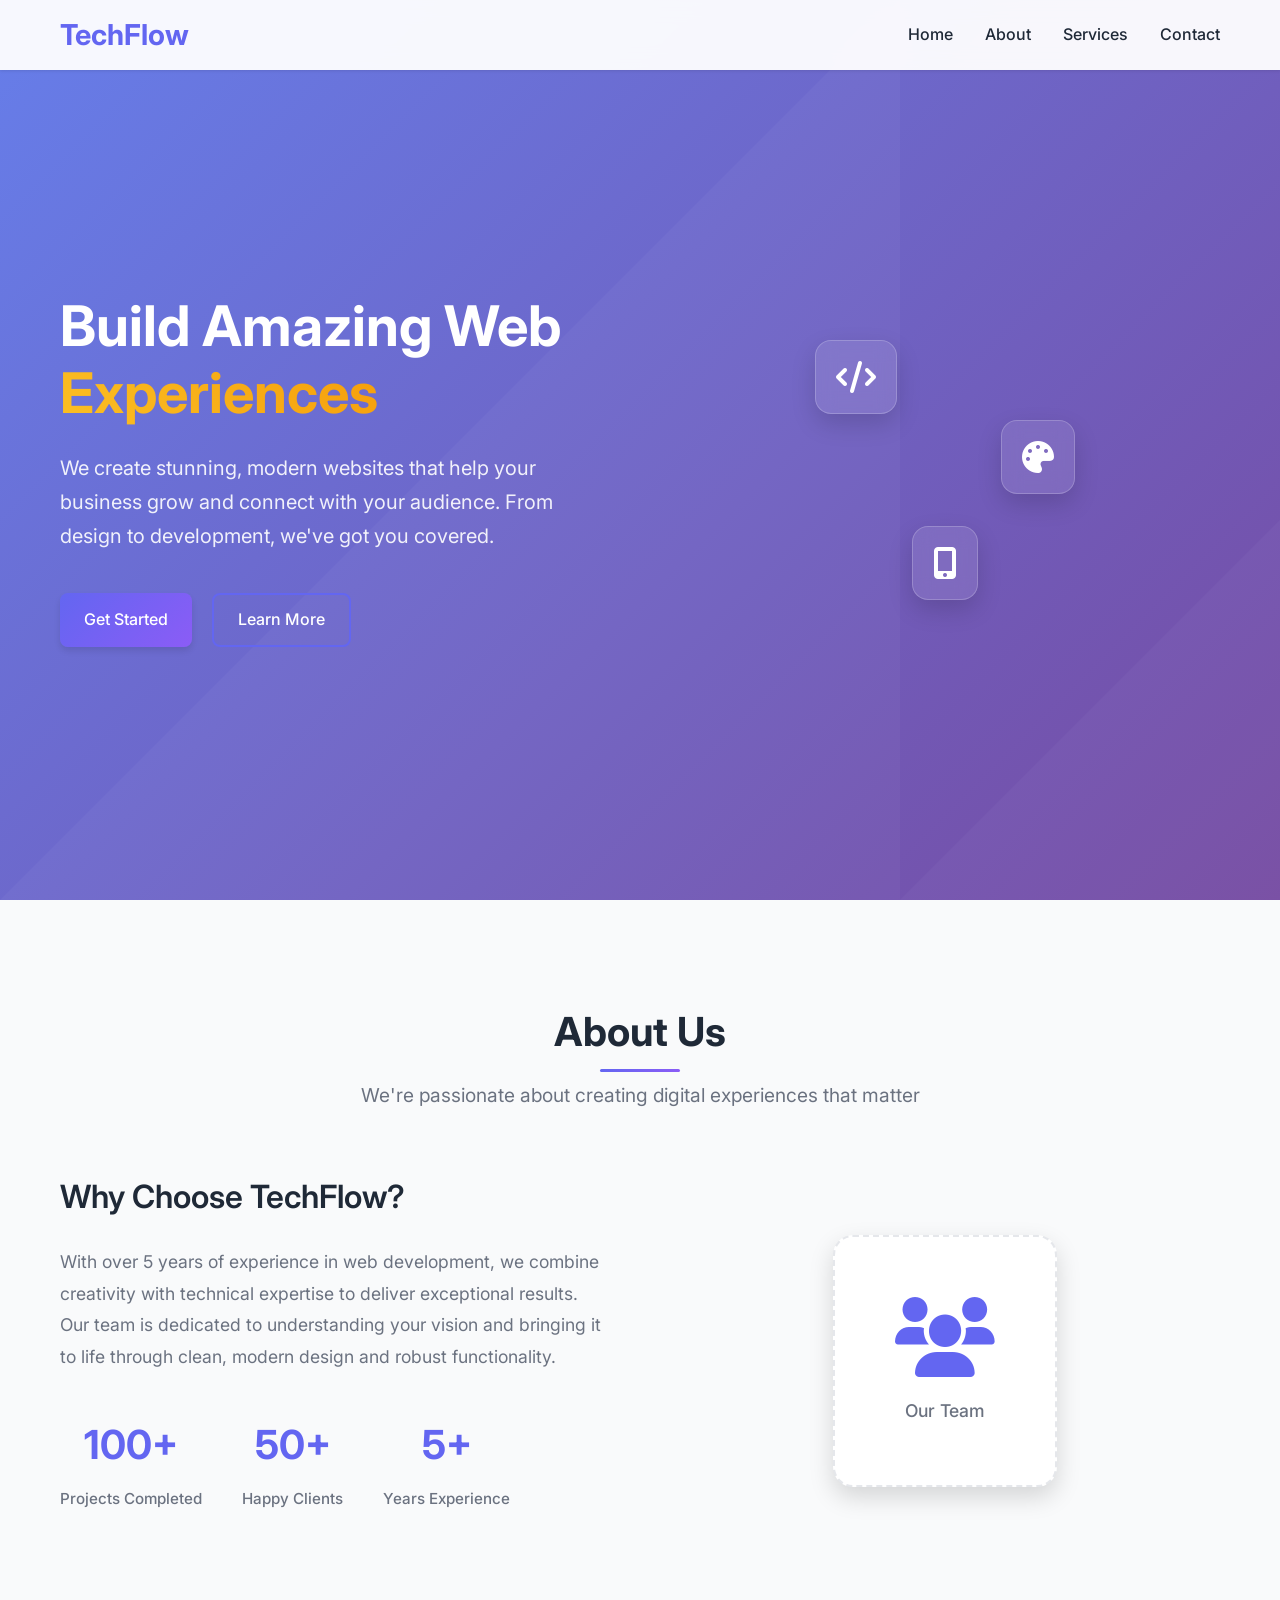
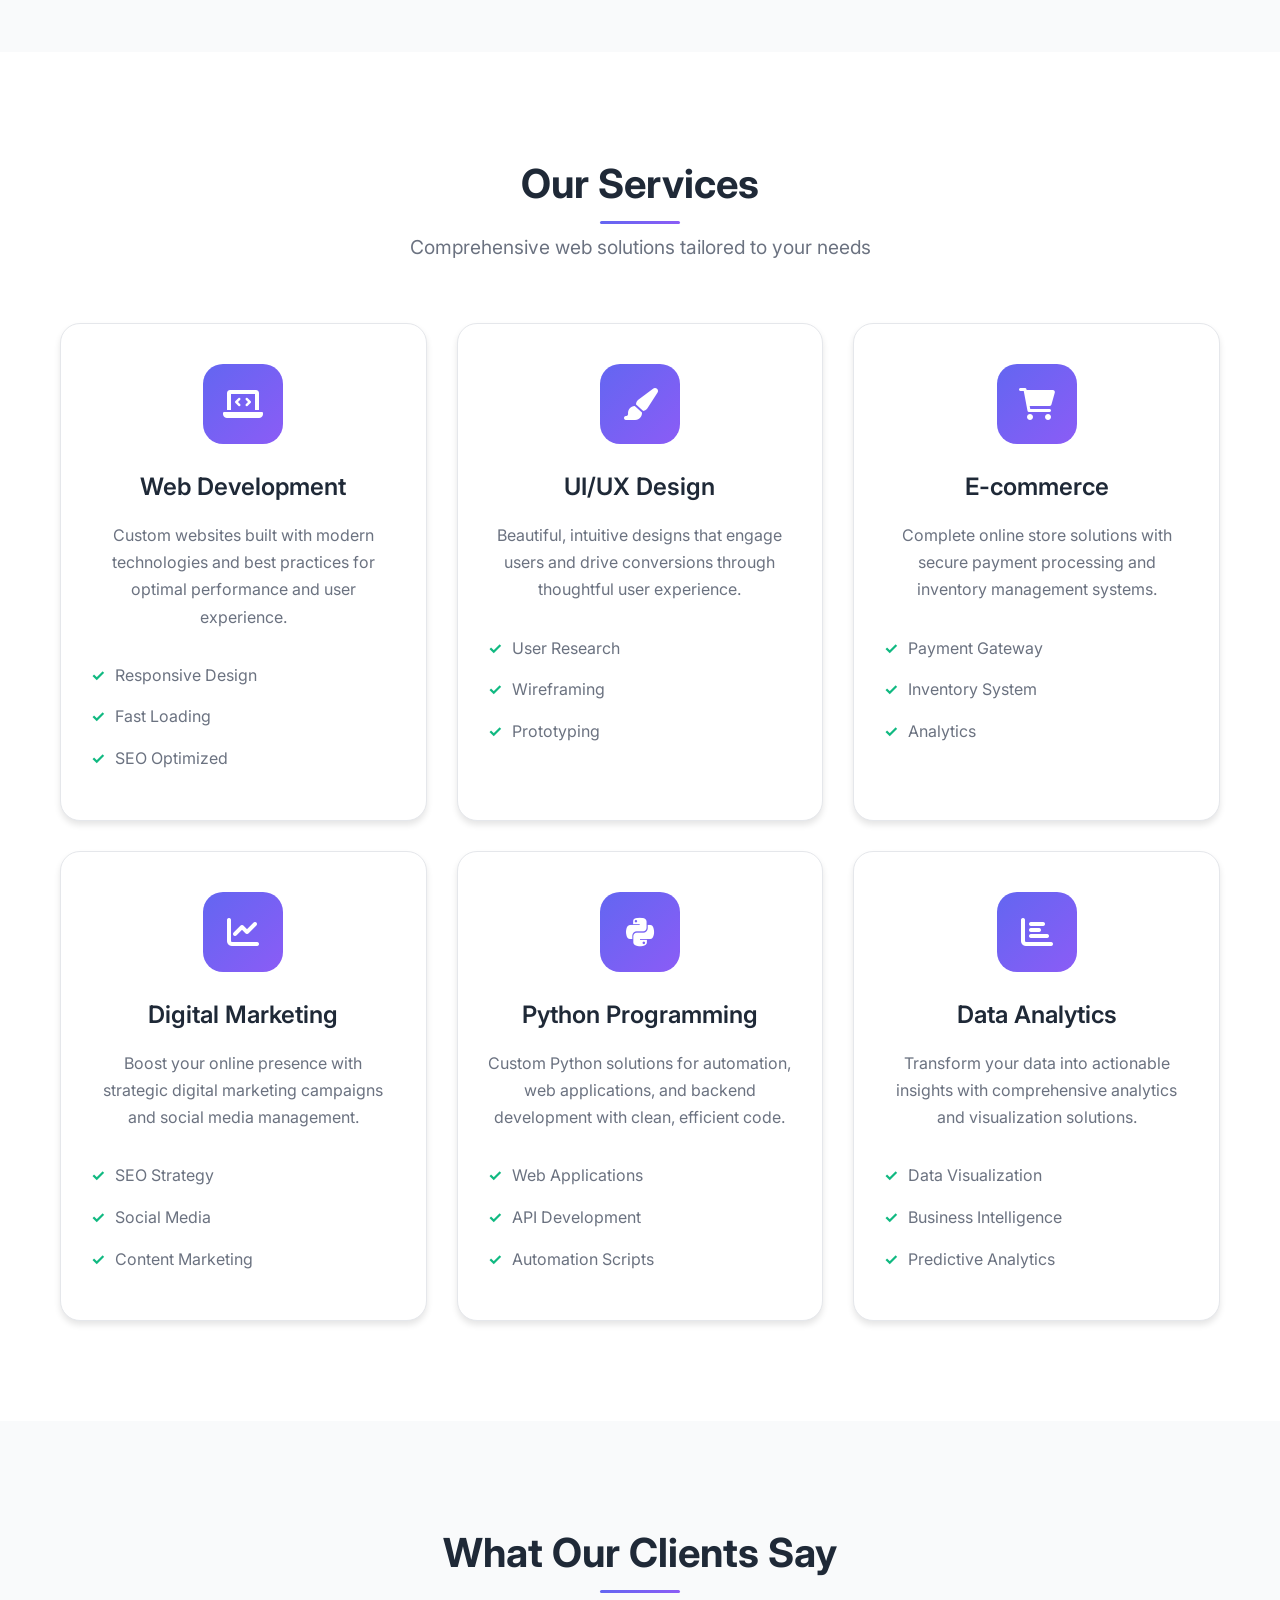
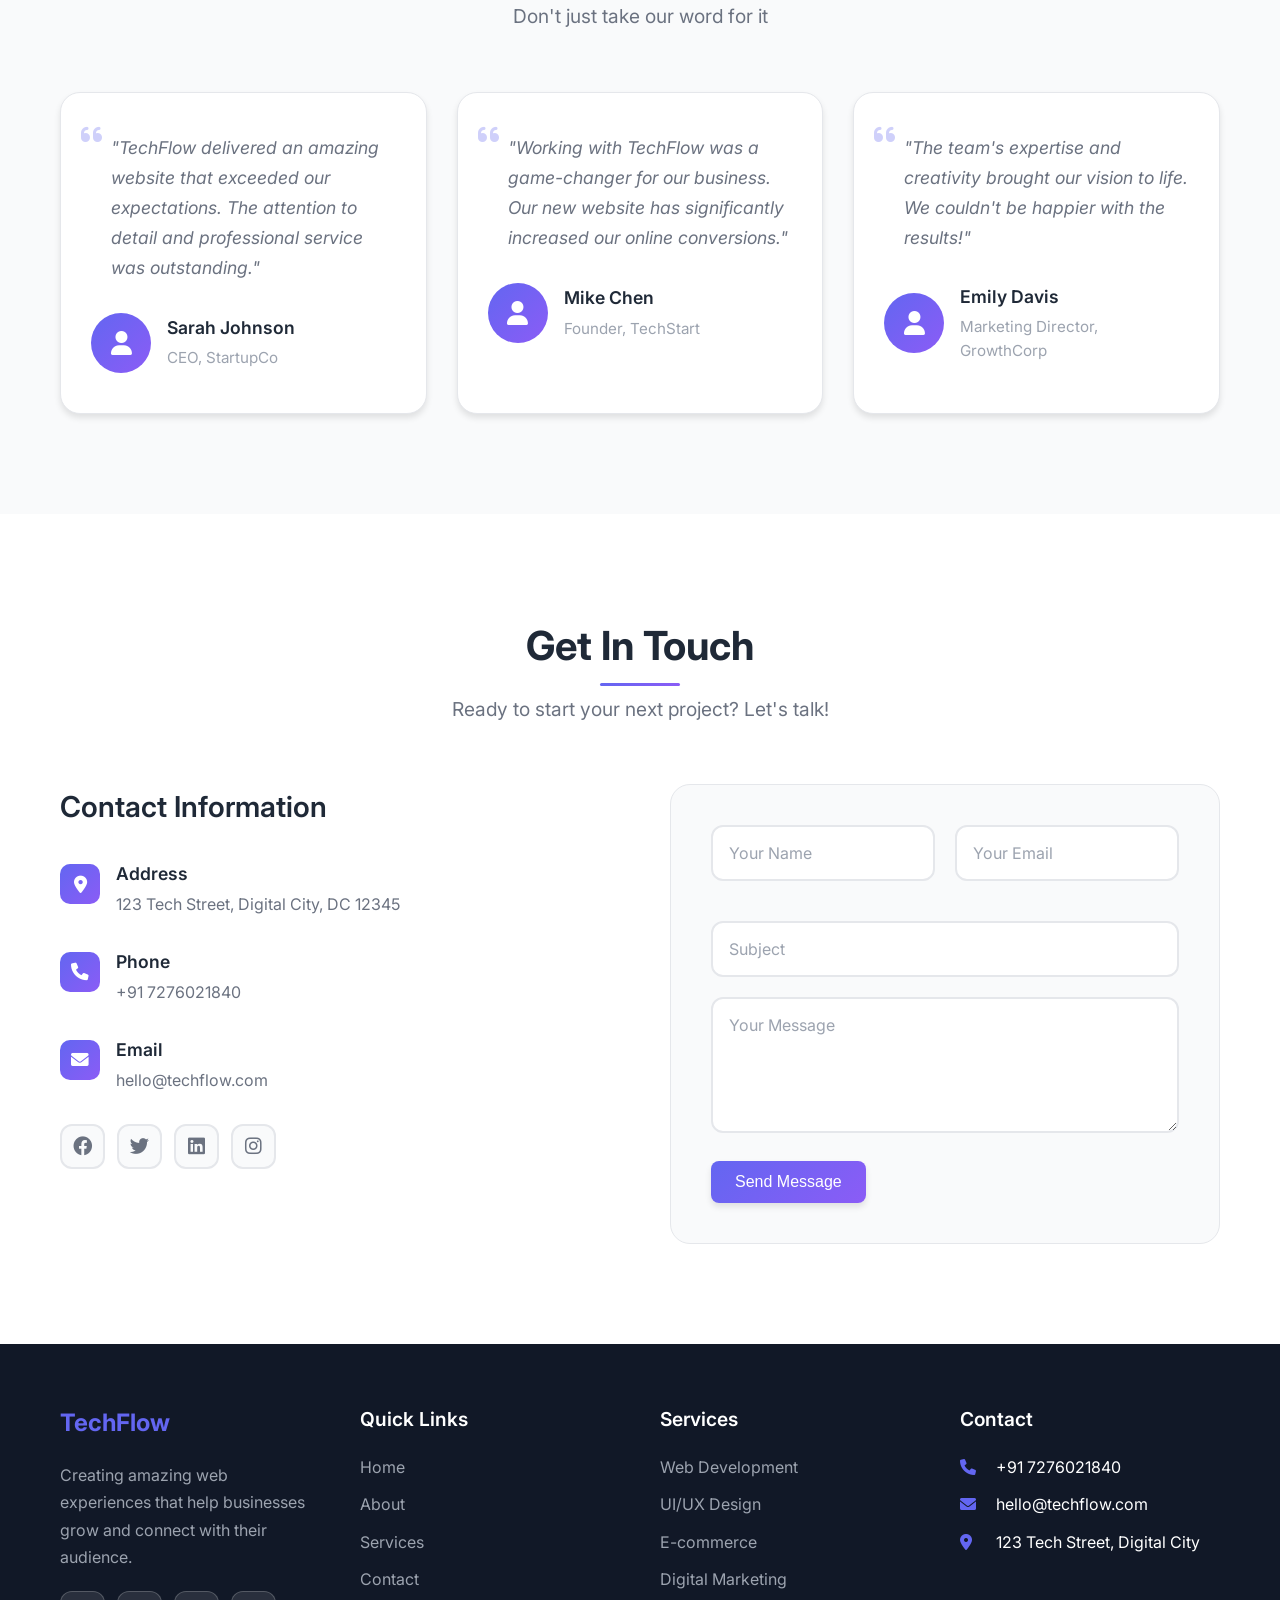
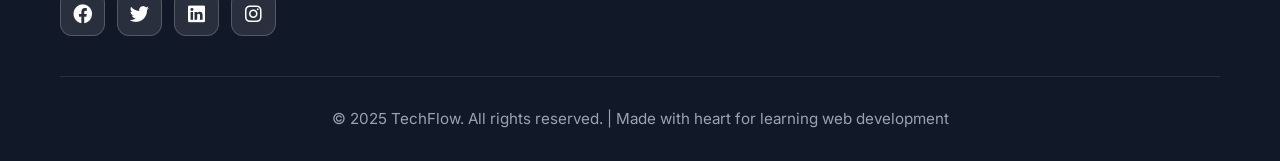
<file: Landing page/index.html>
<!DOCTYPE html>
<html lang="en">
  <head>
    <meta charset="UTF-8" />
    <meta name="viewport" content="width=device-width, initial-scale=1.0" />
    <title>TechFlow - Modern Web Solutions</title>
    <link rel="stylesheet" href="style.css" />
    <link
      href="https://fonts.googleapis.com/css2?family=Inter:wght@300;400;500;600;700&display=swap"
      rel="stylesheet"
    />
    <link
      rel="stylesheet"
      href="https://cdnjs.cloudflare.com/ajax/libs/font-awesome/6.0.0/css/all.min.css"
    />
  </head>
  <body>
    <!-- Header Section -->
    <header class="header">
      <nav class="navbar">
        <div class="nav-container">
          <div class="nav-logo">
            <h2>TechFlow</h2>
          </div>
          <ul class="nav-menu">
            <li class="nav-item">
              <a href="#home" class="nav-link">Home</a>
            </li>
            <li class="nav-item">
              <a href="#about" class="nav-link">About</a>
            </li>
            <li class="nav-item">
              <a href="#services" class="nav-link">Services</a>
            </li>
            <li class="nav-item">
              <a href="#contact" class="nav-link">Contact</a>
            </li>
          </ul>
          <div class="nav-toggle">
            <span class="bar"></span>
            <span class="bar"></span>
            <span class="bar"></span>
          </div>
        </div>
      </nav>
    </header>

    <!-- Hero Section -->
    <section id="home" class="hero">
      <div class="hero-container">
        <div class="hero-content">
          <h1 class="hero-title">
            Build Amazing Web
            <span class="highlight">Experiences</span>
          </h1>
          <p class="hero-description">
            We create stunning, modern websites that help your business grow and
            connect with your audience. From design to development, we've got
            you covered.
          </p>
          <div class="hero-buttons">
            <a href="#services" class="btn btn-primary">Get Started</a>
            <a href="#about" class="btn btn-secondary">Learn More</a>
          </div>
        </div>
        <div class="hero-image">
          <div class="hero-graphic">
            <div class="floating-card card-1">
              <i class="fas fa-code"></i>
            </div>
            <div class="floating-card card-2">
              <i class="fas fa-palette"></i>
            </div>
            <div class="floating-card card-3">
              <i class="fas fa-mobile-alt"></i>
            </div>
          </div>
        </div>
      </div>
    </section>

    <!-- About Section -->
    <section id="about" class="about">
      <div class="container">
        <div class="section-header">
          <h2 class="section-title">About Us</h2>
          <p class="section-subtitle">
            We're passionate about creating digital experiences that matter
          </p>
        </div>
        <div class="about-content">
          <div class="about-text">
            <h3>Why Choose TechFlow?</h3>
            <p>
              With over 5 years of experience in web development, we combine
              creativity with technical expertise to deliver exceptional
              results. Our team is dedicated to understanding your vision and
              bringing it to life through clean, modern design and robust
              functionality.
            </p>
            <div class="stats">
              <div class="stat">
                <h4>100+</h4>
                <p>Projects Completed</p>
              </div>
              <div class="stat">
                <h4>50+</h4>
                <p>Happy Clients</p>
              </div>
              <div class="stat">
                <h4>5+</h4>
                <p>Years Experience</p>
              </div>
            </div>
          </div>
          <div class="about-image">
            <div class="image-placeholder">
              <i class="fas fa-users fa-5x"></i>
              <p>Our Team</p>
            </div>
          </div>
        </div>
      </div>
    </section>

    <!-- Services Section -->
    <section id="services" class="services">
      <div class="container">
        <div class="section-header">
          <h2 class="section-title">Our Services</h2>
          <p class="section-subtitle">
            Comprehensive web solutions tailored to your needs
          </p>
        </div>
        <div class="services-grid">
          <div class="service-card">
            <div class="service-icon">
              <i class="fas fa-laptop-code"></i>
            </div>
            <h3>Web Development</h3>
            <p>
              Custom websites built with modern technologies and best practices
              for optimal performance and user experience.
            </p>
            <ul>
              <li>Responsive Design</li>
              <li>Fast Loading</li>
              <li>SEO Optimized</li>
            </ul>
          </div>
          <div class="service-card">
            <div class="service-icon">
              <i class="fas fa-paint-brush"></i>
            </div>
            <h3>UI/UX Design</h3>
            <p>
              Beautiful, intuitive designs that engage users and drive
              conversions through thoughtful user experience.
            </p>
            <ul>
              <li>User Research</li>
              <li>Wireframing</li>
              <li>Prototyping</li>
            </ul>
          </div>
          <div class="service-card">
            <div class="service-icon">
              <i class="fas fa-shopping-cart"></i>
            </div>
            <h3>E-commerce</h3>
            <p>
              Complete online store solutions with secure payment processing and
              inventory management systems.
            </p>
            <ul>
              <li>Payment Gateway</li>
              <li>Inventory System</li>
              <li>Analytics</li>
            </ul>
          </div>
          <div class="service-card">
            <div class="service-icon">
              <i class="fas fa-chart-line"></i>
            </div>
            <h3>Digital Marketing</h3>
            <p>
              Boost your online presence with strategic digital marketing
              campaigns and social media management.
            </p>
            <ul>
              <li>SEO Strategy</li>
              <li>Social Media</li>
              <li>Content Marketing</li>
            </ul>
          </div>
          <div class="service-card">
            <div class="service-icon">
              <i class="fab fa-python"></i>
            </div>
            <h3>Python Programming</h3>
            <p>
              Custom Python solutions for automation, web applications, and
              backend development with clean, efficient code.
            </p>
            <ul>
              <li>Web Applications</li>
              <li>API Development</li>
              <li>Automation Scripts</li>
            </ul>
          </div>
          <div class="service-card">
            <div class="service-icon">
              <i class="fas fa-chart-bar"></i>
            </div>
            <h3>Data Analytics</h3>
            <p>
              Transform your data into actionable insights with comprehensive
              analytics and visualization solutions.
            </p>
            <ul>
              <li>Data Visualization</li>
              <li>Business Intelligence</li>
              <li>Predictive Analytics</li>
            </ul>
          </div>
        </div>
      </div>
    </section>

    <!-- Testimonials Section -->
    <section class="testimonials">
      <div class="container">
        <div class="section-header">
          <h2 class="section-title">What Our Clients Say</h2>
          <p class="section-subtitle">Don't just take our word for it</p>
        </div>
        <div class="testimonials-grid">
          <div class="testimonial-card">
            <div class="testimonial-content">
              <i class="fas fa-quote-left quote-icon"></i>
              <p>
                "TechFlow delivered an amazing website that exceeded our
                expectations. The attention to detail and professional service
                was outstanding."
              </p>
            </div>
            <div class="testimonial-author">
              <div class="author-avatar">
                <i class="fas fa-user"></i>
              </div>
              <div class="author-info">
                <h4>Sarah Johnson</h4>
                <p>CEO, StartupCo</p>
              </div>
            </div>
          </div>
          <div class="testimonial-card">
            <div class="testimonial-content">
              <i class="fas fa-quote-left quote-icon"></i>
              <p>
                "Working with TechFlow was a game-changer for our business. Our
                new website has significantly increased our online conversions."
              </p>
            </div>
            <div class="testimonial-author">
              <div class="author-avatar">
                <i class="fas fa-user"></i>
              </div>
              <div class="author-info">
                <h4>Mike Chen</h4>
                <p>Founder, TechStart</p>
              </div>
            </div>
          </div>
          <div class="testimonial-card">
            <div class="testimonial-content">
              <i class="fas fa-quote-left quote-icon"></i>
              <p>
                "The team's expertise and creativity brought our vision to life.
                We couldn't be happier with the results!"
              </p>
            </div>
            <div class="testimonial-author">
              <div class="author-avatar">
                <i class="fas fa-user"></i>
              </div>
              <div class="author-info">
                <h4>Emily Davis</h4>
                <p>Marketing Director, GrowthCorp</p>
              </div>
            </div>
          </div>
        </div>
      </div>
    </section>

    <!-- Contact Section -->
    <section id="contact" class="contact">
      <div class="container">
        <div class="section-header">
          <h2 class="section-title">Get In Touch</h2>
          <p class="section-subtitle">
            Ready to start your next project? Let's talk!
          </p>
        </div>
        <div class="contact-content">
          <div class="contact-info">
            <h3>Contact Information</h3>
            <div class="contact-item">
              <i class="fas fa-map-marker-alt"></i>
              <div>
                <h4>Address</h4>
                <p>123 Tech Street, Digital City, DC 12345</p>
              </div>
            </div>
            <div class="contact-item">
              <i class="fas fa-phone"></i>
              <div>
                <h4>Phone</h4>
                <p>+91 7276021840</p>
              </div>
            </div>
            <div class="contact-item">
              <i class="fas fa-envelope"></i>
              <div>
                <h4>Email</h4>
                <p>hello@techflow.com</p>
              </div>
            </div>
            <div class="social-links">
              <a href="#" class="social-link"
                ><i class="fab fa-facebook"></i
              ></a>
              <a href="#" class="social-link"><i class="fab fa-twitter"></i></a>
              <a href="#" class="social-link"
                ><i class="fab fa-linkedin"></i
              ></a>
              <a href="#" class="social-link"
                ><i class="fab fa-instagram"></i
              ></a>
            </div>
          </div>
          <div class="contact-form">
            <form>
              <div class="form-row">
                <div class="form-group">
                  <input
                    type="text"
                    id="name"
                    name="name"
                    placeholder="Your Name"
                    required
                  />
                </div>
                <div class="form-group">
                  <input
                    type="email"
                    id="email"
                    name="email"
                    placeholder="Your Email"
                    required
                  />
                </div>
              </div>
              <div class="form-group">
                <input
                  type="text"
                  id="subject"
                  name="subject"
                  placeholder="Subject"
                  required
                />
              </div>
              <div class="form-group">
                <textarea
                  id="message"
                  name="message"
                  placeholder="Your Message"
                  rows="5"
                  required
                ></textarea>
              </div>
              <button type="submit" class="btn btn-primary">
                Send Message
              </button>
            </form>
          </div>
        </div>
      </div>
    </section>

    <!-- Footer -->
    <footer class="footer">
      <div class="container">
        <div class="footer-content">
          <div class="footer-section">
            <h3>TechFlow</h3>
            <p>
              Creating amazing web experiences that help businesses grow and
              connect with their audience.
            </p>
            <div class="footer-social">
              <a href="#" class="social-link"
                ><i class="fab fa-facebook"></i
              ></a>
              <a href="#" class="social-link"><i class="fab fa-twitter"></i></a>
              <a href="#" class="social-link"
                ><i class="fab fa-linkedin"></i
              ></a>
              <a href="#" class="social-link"
                ><i class="fab fa-instagram"></i
              ></a>
            </div>
          </div>
          <div class="footer-section">
            <h4>Quick Links</h4>
            <ul>
              <li><a href="#home">Home</a></li>
              <li><a href="#about">About</a></li>
              <li><a href="#services">Services</a></li>
              <li><a href="#contact">Contact</a></li>
            </ul>
          </div>
          <div class="footer-section">
            <h4>Services</h4>
            <ul>
              <li><a href="#">Web Development</a></li>
              <li><a href="#">UI/UX Design</a></li>
              <li><a href="#">E-commerce</a></li>
              <li><a href="#">Digital Marketing</a></li>
            </ul>
          </div>
          <div class="footer-section">
            <h4>Contact</h4>
            <ul>
              <li><i class="fas fa-phone"></i> +91 7276021840</li>
              <li><i class="fas fa-envelope"></i> hello@techflow.com</li>
              <li>
                <i class="fas fa-map-marker-alt"></i> 123 Tech Street, Digital
                City
              </li>
            </ul>
          </div>
        </div>
        <div class="footer-bottom">
          <p>
            &copy; 2025 TechFlow. All rights reserved. | Made with heart for
            learning web development
          </p>
        </div>
      </div>
    </footer>

    <!-- JavaScript -->
    <script src="script.js"></script>
  </body>
</html>
</file>
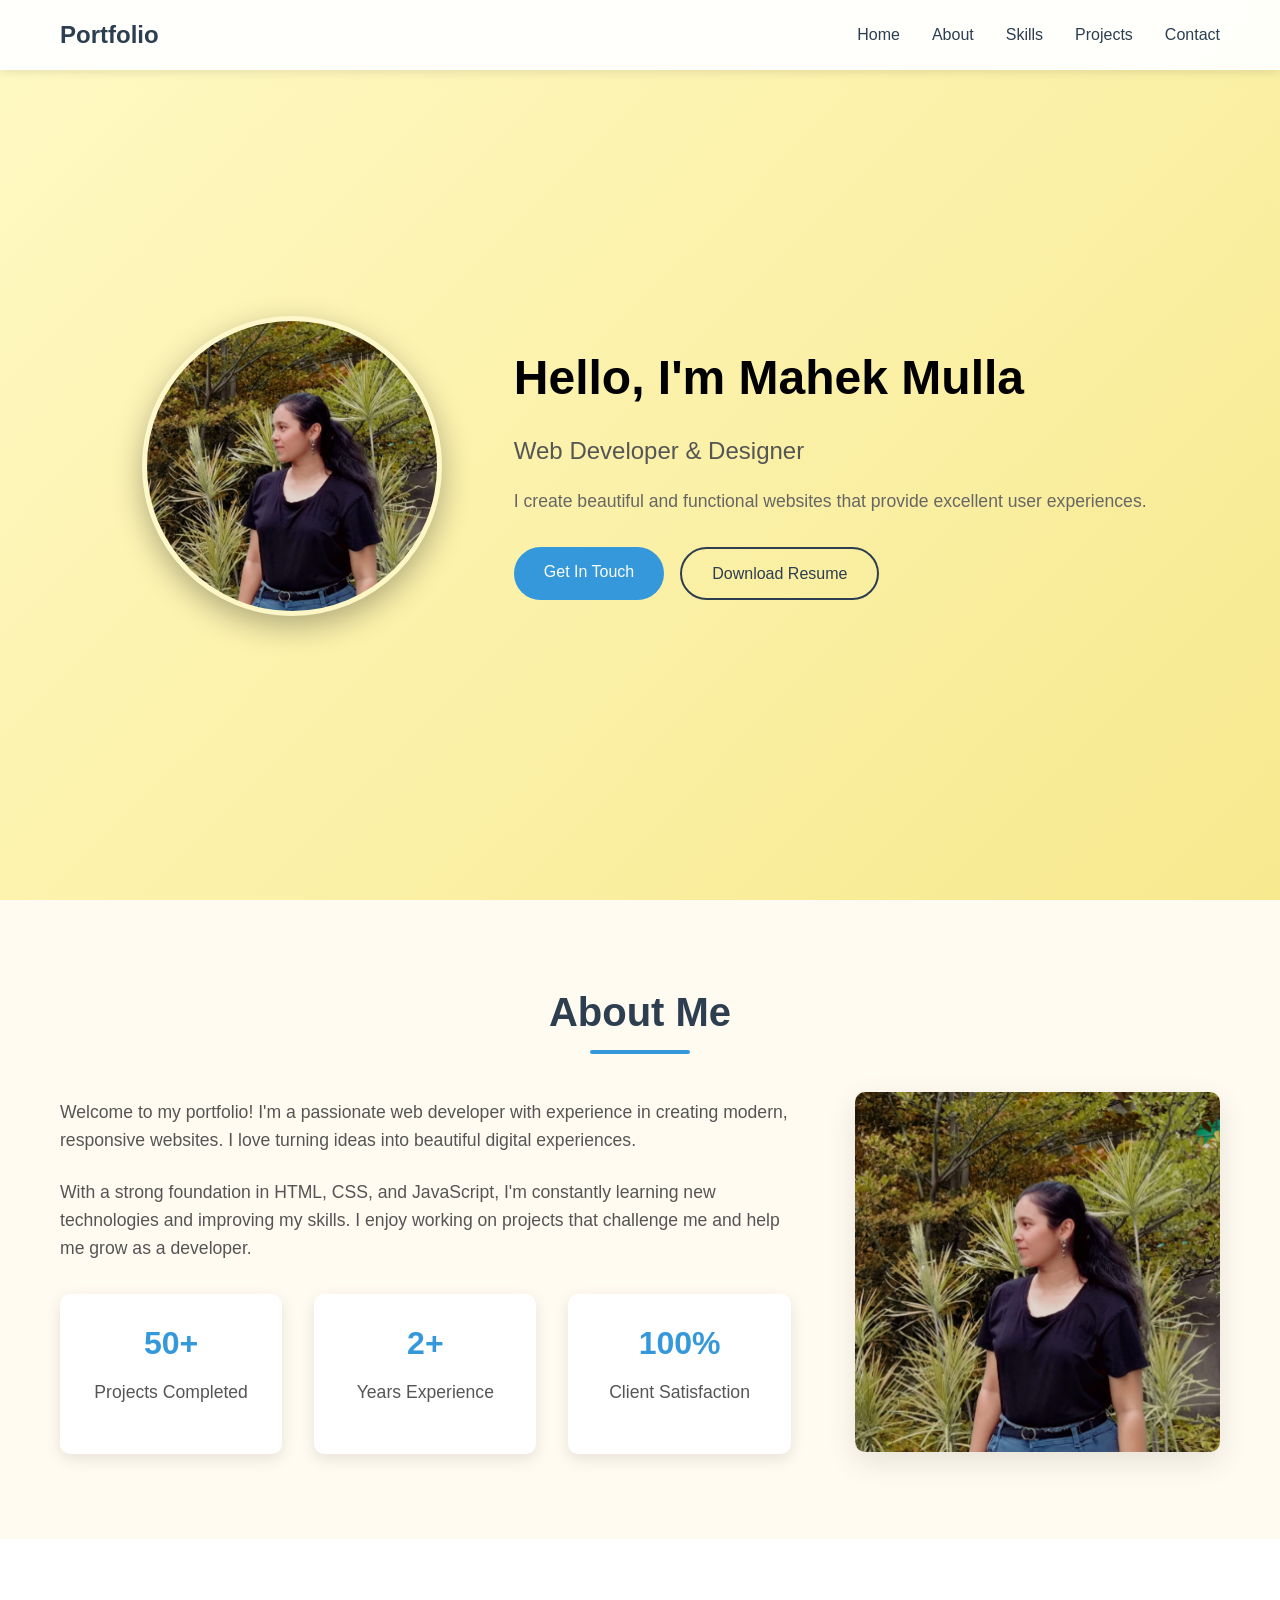
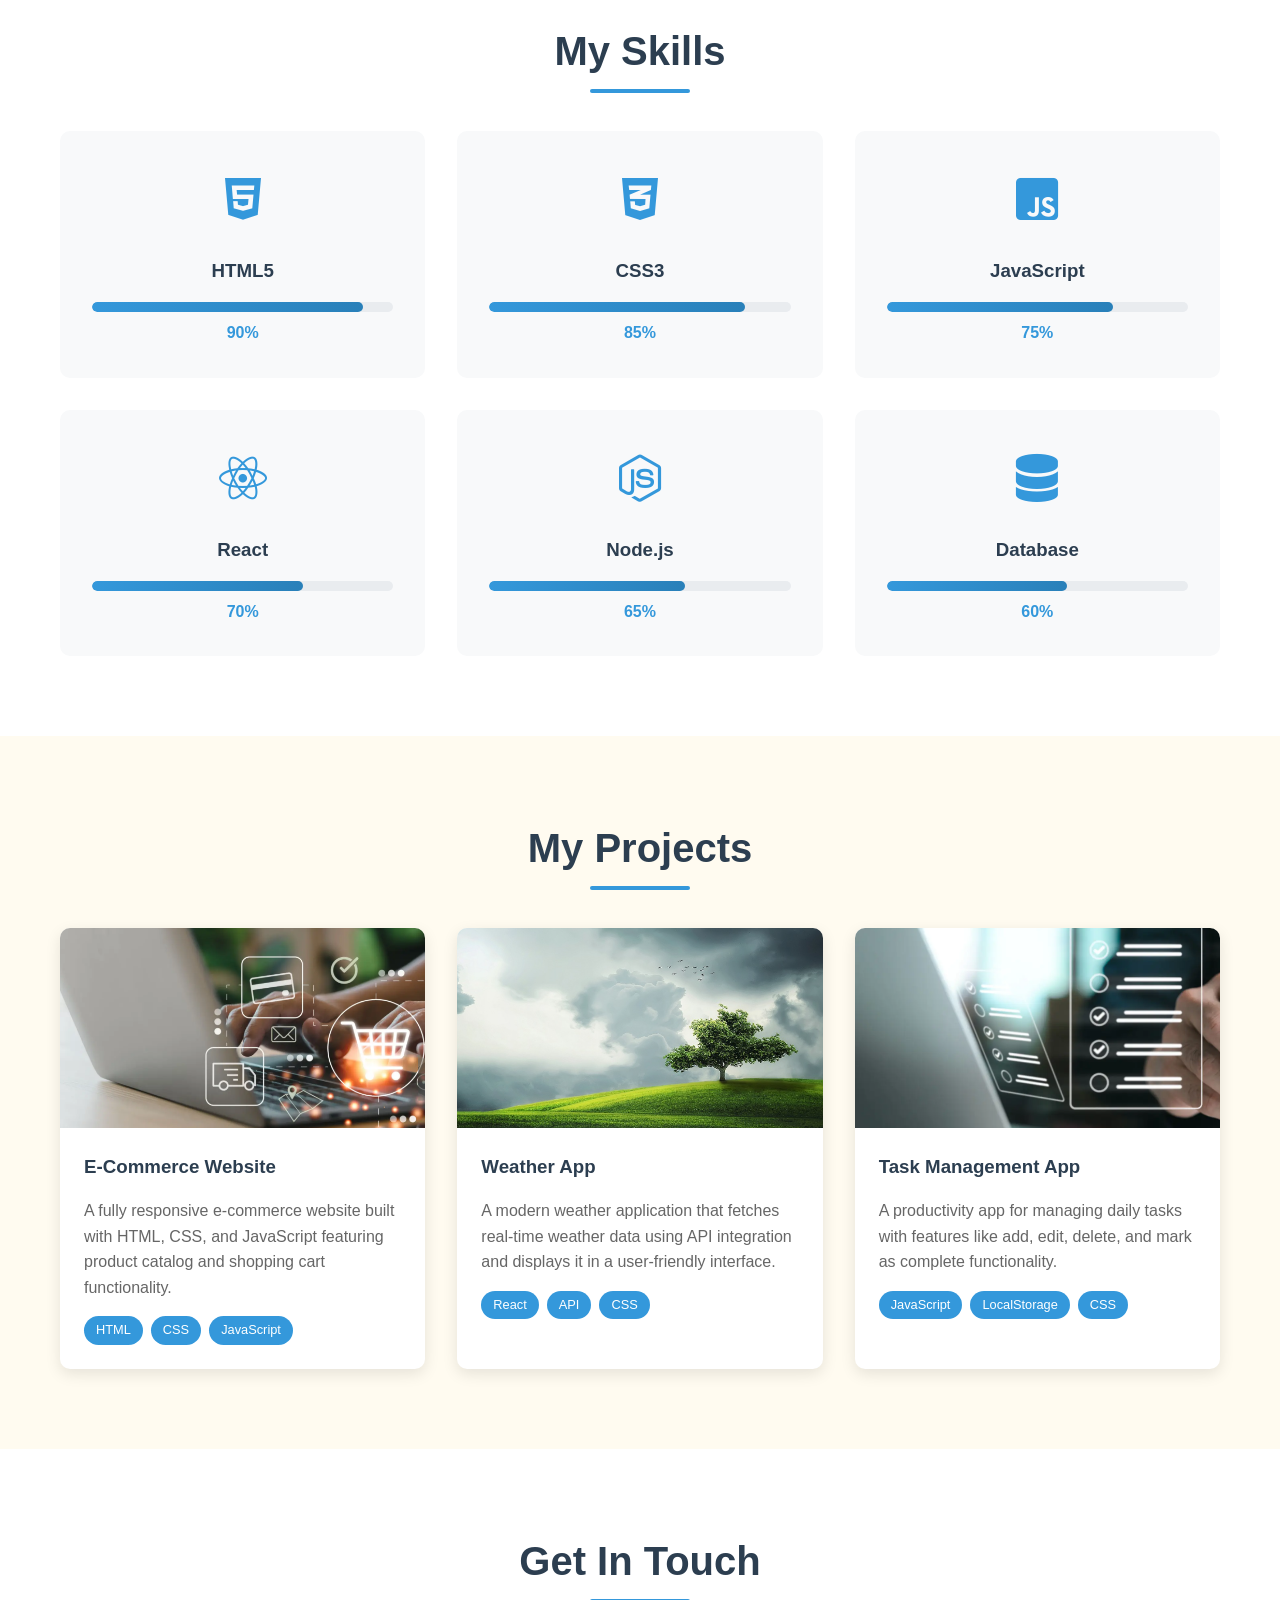
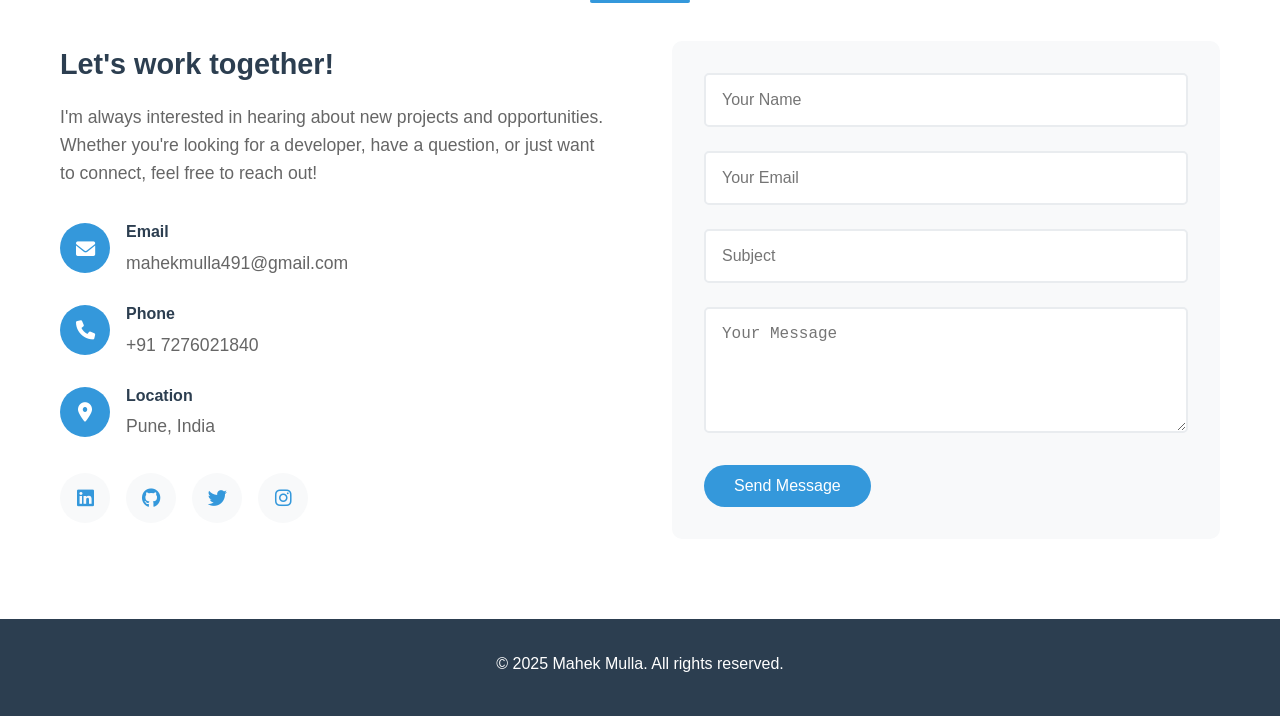
<file: Porfolio 1/index.html>
<!DOCTYPE html>
<html lang="en">
  <head>
    <meta charset="UTF-8" />
    <meta name="viewport" content="width=device-width, initial-scale=1.0" />
    <title>Your Name - Portfolio</title>
    <link rel="stylesheet" href="styles.css" />
    <link
      href="https://cdnjs.cloudflare.com/ajax/libs/font-awesome/6.0.0/css/all.min.css"
      rel="stylesheet"
    />
  </head>
  <body>
    <!-- Navigation -->
    <nav class="navbar">
      <div class="nav-container">
        <div class="nav-logo">
          <a href="#home">Portfolio</a>
        </div>
        <ul class="nav-menu">
          <li class="nav-item">
            <a href="#home" class="nav-link">Home</a>
          </li>
          <li class="nav-item">
            <a href="#about" class="nav-link">About</a>
          </li>
          <li class="nav-item">
            <a href="#skills" class="nav-link">Skills</a>
          </li>
          <li class="nav-item">
            <a href="#projects" class="nav-link">Projects</a>
          </li>
          <li class="nav-item">
            <a href="#contact" class="nav-link">Contact</a>
          </li>
        </ul>
      </div>
    </nav>

    <!-- Hero Section -->
    <section id="home" class="hero">
      <div class="hero-content">
        <div class="hero-image">
          <img
            src="images/Image.png"
            alt="Your Profile Picture"
            id="profile-pic"
          />
        </div>
        <div class="hero-text">
          <h1>Hello, I'm <span class="highlight">Mahek Mulla</span></h1>
          <h2>Web Developer & Designer</h2>
          <p>
            I create beautiful and functional websites that provide excellent
            user experiences.
          </p>
          <div class="hero-buttons">
            <a href="#contact" class="btn btn-primary">Get In Touch</a>
            <a
              href="Mahek Mulla Resume (3).pdf"
              class="btn btn-secondary"
              download
              >Download Resume</a
            >
          </div>
        </div>
      </div>
    </section>

    <!-- About Section -->
    <section id="about" class="about">
      <div class="container">
        <h2 class="section-title">About Me</h2>
        <div class="about-content">
          <div class="about-text">
            <p>
              Welcome to my portfolio! I'm a passionate web developer with
              experience in creating modern, responsive websites. I love turning
              ideas into beautiful digital experiences.
            </p>
            <p>
              With a strong foundation in HTML, CSS, and JavaScript, I'm
              constantly learning new technologies and improving my skills. I
              enjoy working on projects that challenge me and help me grow as a
              developer.
            </p>
            <div class="about-stats">
              <div class="stat">
                <h3>50+</h3>
                <p>Projects Completed</p>
              </div>
              <div class="stat">
                <h3>2+</h3>
                <p>Years Experience</p>
              </div>
              <div class="stat">
                <h3>100%</h3>
                <p>Client Satisfaction</p>
              </div>
            </div>
          </div>
          <div class="about-image">
            <img src="images/Image.png" alt="About Me" />
          </div>
        </div>
      </div>
    </section>

    <!-- Skills Section -->
    <section id="skills" class="skills">
      <div class="container">
        <h2 class="section-title">My Skills</h2>
        <div class="skills-grid">
          <div class="skill-card">
            <div class="skill-icon">
              <i class="fab fa-html5"></i>
            </div>
            <h3>HTML5</h3>
            <div class="skill-bar">
              <div class="skill-progress" data-skill="90"></div>
            </div>
            <span class="skill-percentage">90%</span>
          </div>
          <div class="skill-card">
            <div class="skill-icon">
              <i class="fab fa-css3-alt"></i>
            </div>
            <h3>CSS3</h3>
            <div class="skill-bar">
              <div class="skill-progress" data-skill="85"></div>
            </div>
            <span class="skill-percentage">85%</span>
          </div>
          <div class="skill-card">
            <div class="skill-icon">
              <i class="fab fa-js-square"></i>
            </div>
            <h3>JavaScript</h3>
            <div class="skill-bar">
              <div class="skill-progress" data-skill="75"></div>
            </div>
            <span class="skill-percentage">75%</span>
          </div>
          <div class="skill-card">
            <div class="skill-icon">
              <i class="fab fa-react"></i>
            </div>
            <h3>React</h3>
            <div class="skill-bar">
              <div class="skill-progress" data-skill="70"></div>
            </div>
            <span class="skill-percentage">70%</span>
          </div>
          <div class="skill-card">
            <div class="skill-icon">
              <i class="fab fa-node-js"></i>
            </div>
            <h3>Node.js</h3>
            <div class="skill-bar">
              <div class="skill-progress" data-skill="65"></div>
            </div>
            <span class="skill-percentage">65%</span>
          </div>
          <div class="skill-card">
            <div class="skill-icon">
              <i class="fas fa-database"></i>
            </div>
            <h3>Database</h3>
            <div class="skill-bar">
              <div class="skill-progress" data-skill="60"></div>
            </div>
            <span class="skill-percentage">60%</span>
          </div>
        </div>
      </div>
    </section>

    <!-- Projects Section -->
    <section id="projects" class="projects">
      <div class="container">
        <h2 class="section-title">My Projects</h2>
        <div class="projects-grid">
          <div class="project-card">
            <div class="project-image">
              <img src="images/E commerce.png" alt="E-Commerce Website" />
              <div class="project-overlay">
                <div class="project-links">
                  <a href="#" class="project-link"
                    ><i class="fas fa-eye"></i
                  ></a>
                  <a href="#" class="project-link"
                    ><i class="fab fa-github"></i
                  ></a>
                </div>
              </div>
            </div>
            <div class="project-content">
              <h3>E-Commerce Website</h3>
              <p>
                A fully responsive e-commerce website built with HTML, CSS, and
                JavaScript featuring product catalog and shopping cart
                functionality.
              </p>
              <div class="project-tech">
                <span class="tech-tag">HTML</span>
                <span class="tech-tag">CSS</span>
                <span class="tech-tag">JavaScript</span>
              </div>
            </div>
          </div>
          <div class="project-card">
            <div class="project-image">
              <img src="images/Weather app.png" alt="Weather App" />
              <div class="project-overlay">
                <div class="project-links">
                  <a href="#" class="project-link"
                    ><i class="fas fa-eye"></i
                  ></a>
                  <a href="#" class="project-link"
                    ><i class="fab fa-github"></i
                  ></a>
                </div>
              </div>
            </div>
            <div class="project-content">
              <h3>Weather App</h3>
              <p>
                A modern weather application that fetches real-time weather data
                using API integration and displays it in a user-friendly
                interface.
              </p>
              <div class="project-tech">
                <span class="tech-tag">React</span>
                <span class="tech-tag">API</span>
                <span class="tech-tag">CSS</span>
              </div>
            </div>
          </div>
          <div class="project-card">
            <div class="project-image">
              <img src="images/Task management.png" alt="Task Management App" />
              <div class="project-overlay">
                <div class="project-links">
                  <a href="#" class="project-link"
                    ><i class="fas fa-eye"></i
                  ></a>
                  <a href="#" class="project-link"
                    ><i class="fab fa-github"></i
                  ></a>
                </div>
              </div>
            </div>
            <div class="project-content">
              <h3>Task Management App</h3>
              <p>
                A productivity app for managing daily tasks with features like
                add, edit, delete, and mark as complete functionality.
              </p>
              <div class="project-tech">
                <span class="tech-tag">JavaScript</span>
                <span class="tech-tag">LocalStorage</span>
                <span class="tech-tag">CSS</span>
              </div>
            </div>
          </div>
        </div>
      </div>
    </section>

    <!-- Contact Section -->
    <section id="contact" class="contact">
      <div class="container">
        <h2 class="section-title">Get In Touch</h2>
        <div class="contact-content">
          <div class="contact-info">
            <h3>Let's work together!</h3>
            <p>
              I'm always interested in hearing about new projects and
              opportunities. Whether you're looking for a developer, have a
              question, or just want to connect, feel free to reach out!
            </p>
            <div class="contact-details">
              <div class="contact-item">
                <div class="contact-icon">
                  <i class="fas fa-envelope"></i>
                </div>
                <div class="contact-text">
                  <h4>Email</h4>
                  <p>mahekmulla491@gmail.com</p>
                </div>
              </div>
              <div class="contact-item">
                <div class="contact-icon">
                  <i class="fas fa-phone"></i>
                </div>
                <div class="contact-text">
                  <h4>Phone</h4>
                  <p>+91 7276021840</p>
                </div>
              </div>
              <div class="contact-item">
                <div class="contact-icon">
                  <i class="fas fa-map-marker-alt"></i>
                </div>
                <div class="contact-text">
                  <h4>Location</h4>
                  <p>Pune, India</p>
                </div>
              </div>
            </div>
            <div class="social-links">
              <a href="#" class="social-link"
                ><i class="fab fa-linkedin"></i
              ></a>
              <a href="#" class="social-link"><i class="fab fa-github"></i></a>
              <a href="#" class="social-link"><i class="fab fa-twitter"></i></a>
              <a href="#" class="social-link"
                ><i class="fab fa-instagram"></i
              ></a>
            </div>
          </div>
          <div class="contact-form">
            <form>
              <div class="form-group">
                <input
                  type="text"
                  id="name"
                  name="name"
                  placeholder="Your Name"
                  required
                />
              </div>
              <div class="form-group">
                <input
                  type="email"
                  id="email"
                  name="email"
                  placeholder="Your Email"
                  required
                />
              </div>
              <div class="form-group">
                <input
                  type="text"
                  id="subject"
                  name="subject"
                  placeholder="Subject"
                  required
                />
              </div>
              <div class="form-group">
                <textarea
                  id="message"
                  name="message"
                  placeholder="Your Message"
                  rows="5"
                  required
                ></textarea>
              </div>
              <button type="submit" class="btn btn-primary">
                Send Message
              </button>
            </form>
          </div>
        </div>
      </div>
    </section>

    <!-- Footer -->
    <footer class="footer">
      <div class="container">
        <div class="footer-content">
          <p>&copy; 2025 Mahek Mulla. All rights reserved.</p>
        </div>
      </div>
    </footer>
  </body>
</html>
</file>
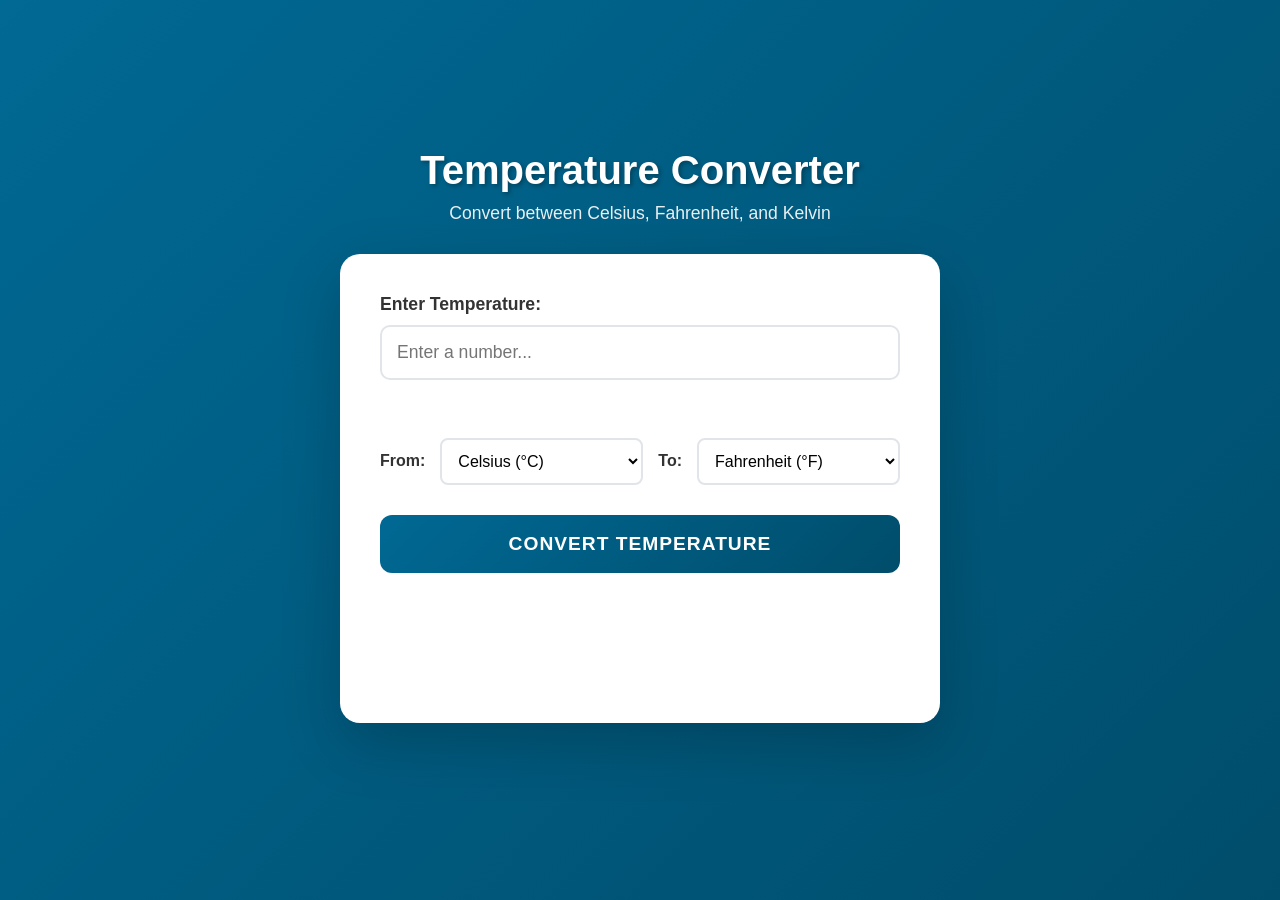
<file: Temprature converter website/index.html>
<!DOCTYPE html>
<html lang="en">
  <head>
    <meta charset="UTF-8" />
    <meta name="viewport" content="width=device-width, initial-scale=1.0" />
    <title>Temperature Converter</title>
    <link rel="stylesheet" href="style.css" />
  </head>
  <body>
    <div class="container">
      <header>
        <h1>Temperature Converter</h1>
        <p>Convert between Celsius, Fahrenheit, and Kelvin</p>
      </header>

      <div class="converter-card">
        <div class="input-section">
          <label for="temperature-input">Enter Temperature:</label>
          <input
            type="number"
            id="temperature-input"
            placeholder="Enter a number..."
            step="any"
          />
          <div class="error-message" id="error-message"></div>
        </div>

        <div class="unit-selection">
          <label for="from-unit">From:</label>
          <select id="from-unit">
            <option value="celsius">Celsius (°C)</option>
            <option value="fahrenheit">Fahrenheit (°F)</option>
            <option value="kelvin">Kelvin (K)</option>
          </select>

          <label for="to-unit">To:</label>
          <select id="to-unit">
            <option value="fahrenheit">Fahrenheit (°F)</option>
            <option value="celsius">Celsius (°C)</option>
            <option value="kelvin">Kelvin (K)</option>
          </select>
        </div>

        <button id="convert-btn" class="convert-button">
          Convert Temperature
        </button>

        <div class="result-section" id="result-section">
          <div class="result-display" id="result-display">
            <!-- Conversion result will appear here -->
          </div>
        </div>
      </div>

      

    <script src="script.js"></script>
  </body>
</html>
</file>
<file: Landing page/style.css>
/* ===== CSS RESET & BASE STYLES ===== */
* {
  margin: 0;
  padding: 0;
  box-sizing: border-box;
}

html {
  scroll-behavior: smooth;
  font-size: 16px;
}

body {
  font-family: "Inter", sans-serif;
  line-height: 1.6;
  color: #333;
  overflow-x: hidden;
}

/* ===== COLOR PALETTE VARIABLES ===== */
:root {
  --primary-color: #6366f1;
  --primary-dark: #4f46e5;
  --primary-light: #8b5cf6;
  --secondary-color: #10b981;
  --accent-color: #f59e0b;
  --text-primary: #1f2937;
  --text-secondary: #6b7280;
  --text-light: #9ca3af;
  --bg-primary: #ffffff;
  --bg-secondary: #f9fafb;
  --bg-dark: #111827;
  --border-color: #e5e7eb;
  --shadow-light: 0 1px 3px rgba(0, 0, 0, 0.1);
  --shadow-medium: 0 4px 6px rgba(0, 0, 0, 0.1);
  --shadow-large: 0 10px 25px rgba(0, 0, 0, 0.15);
  --gradient-primary: linear-gradient(
    135deg,
    var(--primary-color),
    var(--primary-light)
  );
  --gradient-hero: linear-gradient(135deg, #667eea 0%, #764ba2 100%);
}

/* ===== UTILITY CLASSES ===== */
.container {
  max-width: 1200px;
  margin: 0 auto;
  padding: 0 20px;
}

.btn {
  display: inline-flex;
  align-items: center;
  justify-content: center;
  padding: 12px 24px;
  border: none;
  border-radius: 8px;
  font-size: 16px;
  font-weight: 500;
  text-decoration: none;
  cursor: pointer;
  transition: all 0.3s ease;
  position: relative;
  overflow: hidden;
}

.btn-primary {
  background: var(--gradient-primary);
  color: white;
  box-shadow: var(--shadow-medium);
}

.btn-primary:hover {
  transform: translateY(-2px);
  box-shadow: var(--shadow-large);
}

.btn-secondary {
  background: transparent;
  color: white;
  border: 2px solid var(--primary-color);
}

.btn-secondary:hover {
  background: var(--primary-color);
  color: white;
  transform: translateY(-2px);
}

.section-header {
  text-align: center;
  margin-bottom: 60px;
}

.section-title {
  font-size: 2.5rem;
  font-weight: 700;
  color: var(--text-primary);
  margin-bottom: 16px;
  position: relative;
}

.section-title::after {
  content: "";
  position: absolute;
  bottom: -8px;
  left: 50%;
  transform: translateX(-50%);
  width: 80px;
  height: 3px;
  background: var(--gradient-primary);
  border-radius: 2px;
}

.section-subtitle {
  font-size: 1.2rem;
  color: var(--text-secondary);
  max-width: 600px;
  margin: 0 auto;
}

/* ===== HEADER & NAVIGATION ===== */
.header {
  position: fixed;
  top: 0;
  left: 0;
  width: 100%;
  background: rgba(255, 255, 255, 0.95);
  backdrop-filter: blur(10px);
  z-index: 1000;
  box-shadow: var(--shadow-light);
}

.navbar {
  padding: 0;
}

.nav-container {
  max-width: 1200px;
  margin: 0 auto;
  padding: 0 20px;
  display: flex;
  justify-content: space-between;
  align-items: center;
  height: 70px;
}

.nav-logo h2 {
  font-size: 1.8rem;
  font-weight: 700;
  color: var(--primary-color);
}

.nav-menu {
  display: flex;
  list-style: none;
  align-items: center;
  gap: 32px;
}

.nav-link {
  text-decoration: none;
  color: var(--text-primary);
  font-weight: 500;
  font-size: 16px;
  position: relative;
  transition: color 0.3s ease;
}

.nav-link::after {
  content: "";
  position: absolute;
  bottom: -5px;
  left: 0;
  width: 0;
  height: 2px;
  background: var(--primary-color);
  transition: width 0.3s ease;
}

.nav-link:hover {
  color: var(--primary-color);
}

.nav-link:hover::after {
  width: 100%;
}

.nav-toggle {
  display: none;
  flex-direction: column;
  cursor: pointer;
  gap: 4px;
}

.bar {
  width: 25px;
  height: 3px;
  background: var(--text-primary);
  transition: 0.3s;
  border-radius: 2px;
}

/* ===== HERO SECTION ===== */
.hero {
  background: var(--gradient-hero);
  color: white;
  padding: 120px 0 80px;
  min-height: 100vh;
  display: flex;
  align-items: center;
  position: relative;
  overflow: hidden;
}

.hero::before {
  content: "";
  position: absolute;
  top: 0;
  left: 0;
  right: 0;
  bottom: 0;
  background: url('data:image/svg+xml,<svg xmlns="http://www.w3.org/2000/svg" viewBox="0 0 1000 1000"><polygon fill="%23ffffff08" points="0,1000 1000,0 1000,1000"/></svg>');
  pointer-events: none;
}

.hero-container {
  max-width: 1200px;
  margin: 0 auto;
  padding: 0 20px;
  display: grid;
  grid-template-columns: 1fr 1fr;
  gap: 60px;
  align-items: center;
  position: relative;
  z-index: 1;
}

.hero-content {
  animation: slideInLeft 1s ease-out;
}

.hero-title {
  font-size: 3.5rem;
  font-weight: 700;
  line-height: 1.2;
  margin-bottom: 24px;
}

.highlight {
  background: linear-gradient(45deg, #fbbf24, #f59e0b);
  -webkit-background-clip: text;
  -webkit-text-fill-color: transparent;
  background-clip: text;
  color: transparent;
}

.hero-description {
  font-size: 1.25rem;
  line-height: 1.7;
  margin-bottom: 40px;
  color: rgba(255, 255, 255, 0.9);
}

.hero-buttons {
  display: flex;
  gap: 20px;
  flex-wrap: wrap;
}

.hero-image {
  display: flex;
  justify-content: center;
  align-items: center;
  position: relative;
  animation: slideInRight 1s ease-out;
}

.hero-graphic {
  position: relative;
  width: 300px;
  height: 300px;
}

.floating-card {
  position: absolute;
  background: rgba(255, 255, 255, 0.1);
  backdrop-filter: blur(10px);
  border: 1px solid rgba(255, 255, 255, 0.2);
  border-radius: 16px;
  padding: 20px;
  display: flex;
  align-items: center;
  justify-content: center;
  font-size: 2rem;
  color: white;
  box-shadow: var(--shadow-large);
}

.card-1 {
  top: 20px;
  left: 20px;
  animation: float 3s ease-in-out infinite;
}

.card-2 {
  top: 100px;
  right: 20px;
  animation: float 3s ease-in-out infinite 1s;
}

.card-3 {
  bottom: 20px;
  left: 50%;
  transform: translateX(-50%);
  animation: float 3s ease-in-out infinite 2s;
}

/* ===== ABOUT SECTION ===== */
.about {
  padding: 100px 0;
  background: var(--bg-secondary);
}

.about-content {
  display: grid;
  grid-template-columns: 1fr 1fr;
  gap: 60px;
  align-items: center;
}

.about-text h3 {
  font-size: 2rem;
  font-weight: 600;
  color: var(--text-primary);
  margin-bottom: 24px;
}

.about-text p {
  font-size: 1.1rem;
  color: var(--text-secondary);
  line-height: 1.8;
  margin-bottom: 40px;
}

.stats {
  display: flex;
  gap: 40px;
}

.stat {
  text-align: center;
}

.stat h4 {
  font-size: 2.5rem;
  font-weight: 700;
  color: var(--primary-color);
  margin-bottom: 8px;
}

.stat p {
  font-size: 0.95rem;
  color: var(--text-secondary);
  font-weight: 500;
}

.about-image {
  display: flex;
  justify-content: center;
  align-items: center;
}

.image-placeholder {
  background: var(--bg-primary);
  border-radius: 20px;
  padding: 60px;
  text-align: center;
  box-shadow: var(--shadow-large);
  color: var(--text-light);
  border: 2px dashed var(--border-color);
}

.image-placeholder i {
  margin-bottom: 20px;
  color: var(--primary-color);
}

.image-placeholder p {
  font-size: 1.1rem;
  font-weight: 500;
  color: var(--text-secondary);
}

/* ===== SERVICES SECTION ===== */
.services {
  padding: 100px 0;
  background: var(--bg-primary);
}

.services-grid {
  display: grid;
  grid-template-columns: repeat(auto-fit, minmax(280px, 1fr));
  gap: 30px;
}

.service-card {
  background: var(--bg-primary);
  padding: 40px 30px;
  border-radius: 20px;
  text-align: center;
  box-shadow: var(--shadow-medium);
  border: 1px solid var(--border-color);
  transition: all 0.3s ease;
  position: relative;
  overflow: hidden;
}

.service-card::before {
  content: "";
  position: absolute;
  top: 0;
  left: -100%;
  width: 100%;
  height: 4px;
  background: var(--gradient-primary);
  transition: left 0.3s ease;
}

.service-card:hover::before {
  left: 0;
}

.service-card:hover {
  transform: translateY(-8px);
  box-shadow: var(--shadow-large);
}

.service-icon {
  width: 80px;
  height: 80px;
  background: var(--gradient-primary);
  border-radius: 20px;
  display: flex;
  align-items: center;
  justify-content: center;
  margin: 0 auto 24px;
  font-size: 2rem;
  color: white;
}

.service-card h3 {
  font-size: 1.5rem;
  font-weight: 600;
  color: var(--text-primary);
  margin-bottom: 16px;
}

.service-card p {
  color: var(--text-secondary);
  line-height: 1.7;
  margin-bottom: 24px;
}

.service-card ul {
  list-style: none;
  text-align: left;
}

.service-card li {
  padding: 8px 0;
  color: var(--text-secondary);
  position: relative;
  padding-left: 24px;
}

.service-card li::before {
  content: "✓";
  position: absolute;
  left: 0;
  color: var(--secondary-color);
  font-weight: bold;
}

/* ===== TESTIMONIALS SECTION ===== */
.testimonials {
  padding: 100px 0;
  background: var(--bg-secondary);
}

.testimonials-grid {
  display: grid;
  grid-template-columns: repeat(auto-fit, minmax(350px, 1fr));
  gap: 30px;
}

.testimonial-card {
  background: var(--bg-primary);
  padding: 40px 30px;
  border-radius: 20px;
  box-shadow: var(--shadow-medium);
  border: 1px solid var(--border-color);
  transition: all 0.3s ease;
}

.testimonial-card:hover {
  transform: translateY(-5px);
  box-shadow: var(--shadow-large);
}

.testimonial-content {
  margin-bottom: 30px;
  position: relative;
}

.quote-icon {
  position: absolute;
  top: -10px;
  left: -10px;
  font-size: 1.5rem;
  color: var(--primary-color);
  opacity: 0.3;
}

.testimonial-content p {
  font-size: 1.1rem;
  line-height: 1.7;
  color: var(--text-secondary);
  font-style: italic;
  padding-left: 20px;
}

.testimonial-author {
  display: flex;
  align-items: center;
  gap: 16px;
}

.author-avatar {
  width: 60px;
  height: 60px;
  background: var(--gradient-primary);
  border-radius: 50%;
  display: flex;
  align-items: center;
  justify-content: center;
  color: white;
  font-size: 1.5rem;
}

.author-info h4 {
  font-size: 1.1rem;
  font-weight: 600;
  color: var(--text-primary);
  margin-bottom: 4px;
}

.author-info p {
  color: var(--text-light);
  font-size: 0.95rem;
}

/* ===== CONTACT SECTION ===== */
.contact {
  padding: 100px 0;
  background: var(--bg-primary);
}

.contact-content {
  display: grid;
  grid-template-columns: 1fr 1fr;
  gap: 60px;
}

.contact-info h3 {
  font-size: 1.8rem;
  font-weight: 600;
  color: var(--text-primary);
  margin-bottom: 30px;
}

.contact-item {
  display: flex;
  align-items: flex-start;
  gap: 16px;
  margin-bottom: 30px;
}

.contact-item i {
  width: 40px;
  height: 40px;
  background: var(--gradient-primary);
  border-radius: 10px;
  display: flex;
  align-items: center;
  justify-content: center;
  color: white;
  font-size: 1.1rem;
  flex-shrink: 0;
  margin-top: 4px;
}

.contact-item h4 {
  font-size: 1.1rem;
  font-weight: 600;
  color: var(--text-primary);
  margin-bottom: 4px;
}

.contact-item p {
  color: var(--text-secondary);
  line-height: 1.6;
}

.social-links {
  display: flex;
  gap: 12px;
  margin-top: 30px;
}

.social-link {
  width: 45px;
  height: 45px;
  background: var(--bg-secondary);
  border: 2px solid var(--border-color);
  border-radius: 12px;
  display: flex;
  align-items: center;
  justify-content: center;
  color: var(--text-secondary);
  text-decoration: none;
  transition: all 0.3s ease;
  font-size: 1.2rem;
}

.social-link:hover {
  background: var(--primary-color);
  border-color: var(--primary-color);
  color: white;
  transform: translateY(-2px);
}

.contact-form {
  background: var(--bg-secondary);
  padding: 40px;
  border-radius: 20px;
  border: 1px solid var(--border-color);
}

.form-row {
  display: grid;
  grid-template-columns: 1fr 1fr;
  gap: 20px;
  margin-bottom: 20px;
}

.form-group {
  margin-bottom: 20px;
}

.form-group input,
.form-group textarea {
  width: 100%;
  padding: 16px;
  border: 2px solid var(--border-color);
  border-radius: 12px;
  font-size: 16px;
  font-family: inherit;
  background: var(--bg-primary);
  transition: all 0.3s ease;
  resize: vertical;
}

.form-group input:focus,
.form-group textarea:focus {
  outline: none;
  border-color: var(--primary-color);
  box-shadow: 0 0 0 3px rgba(99, 102, 241, 0.1);
}

.form-group input::placeholder,
.form-group textarea::placeholder {
  color: var(--text-light);
}

/* ===== FOOTER ===== */
.footer {
  background: var(--bg-dark);
  color: white;
  padding: 60px 0 30px;
}

.footer-content {
  display: grid;
  grid-template-columns: repeat(auto-fit, minmax(250px, 1fr));
  gap: 40px;
  margin-bottom: 40px;
}

.footer-section h3 {
  font-size: 1.5rem;
  font-weight: 700;
  margin-bottom: 20px;
  color: var(--primary-color);
}

.footer-section h4 {
  font-size: 1.2rem;
  font-weight: 600;
  margin-bottom: 20px;
  color: white;
}

.footer-section p {
  color: #9ca3af;
  line-height: 1.7;
  margin-bottom: 20px;
}

.footer-section ul {
  list-style: none;
}

.footer-section ul li {
  margin-bottom: 12px;
}

.footer-section ul li a {
  color: #9ca3af;
  text-decoration: none;
  transition: color 0.3s ease;
}

.footer-section ul li a:hover {
  color: var(--primary-color);
}

.footer-section ul li i {
  width: 20px;
  margin-right: 12px;
  color: var(--primary-color);
}

.footer-social {
  display: flex;
  gap: 12px;
}

.footer-social .social-link {
  background: rgba(255, 255, 255, 0.1);
  border: 1px solid rgba(255, 255, 255, 0.2);
  color: white;
}

.footer-social .social-link:hover {
  background: var(--primary-color);
  border-color: var(--primary-color);
}

.footer-bottom {
  border-top: 1px solid rgba(255, 255, 255, 0.1);
  padding-top: 30px;
  text-align: center;
}

.footer-bottom p {
  color: #9ca3af;
  font-size: 0.95rem;
}

/* ===== ANIMATIONS ===== */
@keyframes slideInLeft {
  from {
    opacity: 0;
    transform: translateX(-50px);
  }
  to {
    opacity: 1;
    transform: translateX(0);
  }
}

@keyframes slideInRight {
  from {
    opacity: 0;
    transform: translateX(50px);
  }
  to {
    opacity: 1;
    transform: translateX(0);
  }
}

@keyframes float {
  0%,
  100% {
    transform: translateY(0px);
  }
  50% {
    transform: translateY(-10px);
  }
}

@keyframes fadeIn {
  from {
    opacity: 0;
    transform: translateY(30px);
  }
  to {
    opacity: 1;
    transform: translateY(0);
  }
}

/* ===== RESPONSIVE DESIGN ===== */
@media screen and (max-width: 768px) {
  .nav-menu {
    position: fixed;
    left: -100%;
    top: 70px;
    flex-direction: column;
    background-color: white;
    width: 100%;
    text-align: center;
    transition: 0.3s;
    box-shadow: var(--shadow-medium);
    padding: 20px 0;
    gap: 20px;
  }

  .nav-menu.active {
    left: 0;
  }

  .nav-toggle {
    display: flex;
  }

  .hero-container {
    grid-template-columns: 1fr;
    gap: 40px;
    text-align: center;
  }

  .hero-title {
    font-size: 2.5rem;
  }

  .hero-buttons {
    justify-content: center;
  }

  .about-content {
    grid-template-columns: 1fr;
    gap: 40px;
    text-align: center;
  }

  .stats {
    justify-content: center;
  }

  .services-grid {
    grid-template-columns: 1fr;
  }

  .testimonials-grid {
    grid-template-columns: 1fr;
  }

  .contact-content {
    grid-template-columns: 1fr;
    gap: 40px;
  }

  .form-row {
    grid-template-columns: 1fr;
    gap: 0;
  }

  .footer-content {
    grid-template-columns: 1fr;
    text-align: center;
    gap: 30px;
  }

  .section-title {
    font-size: 2rem;
  }

  .section-subtitle {
    font-size: 1.1rem;
  }

  .container {
    padding: 0 16px;
  }
}

@media screen and (max-width: 480px) {
  .hero {
    padding: 100px 0 60px;
  }

  .hero-title {
    font-size: 2rem;
  }

  .hero-description {
    font-size: 1.1rem;
  }

  .btn {
    padding: 12px 20px;
    font-size: 14px;
  }

  .hero-buttons {
    flex-direction: column;
    align-items: center;
  }

  .stats {
    flex-direction: column;
    gap: 20px;
  }

  .floating-card {
    font-size: 1.5rem;
    padding: 15px;
  }

  .hero-graphic {
    width: 250px;
    height: 250px;
  }
}

/* ===== SMOOTH SCROLLING ENHANCEMENT ===== */
@media (prefers-reduced-motion: no-preference) {
  html {
    scroll-behavior: smooth;
  }
}

/* ===== FOCUS STYLES FOR ACCESSIBILITY ===== */
.btn:focus,
.nav-link:focus,
.social-link:focus,
input:focus,
textarea:focus {
  outline: 2px solid var(--primary-color);
  outline-offset: 2px;
}

/* ===== PRINT STYLES ===== */
@media print {
  .header,
  .footer,
  .btn,
  .social-links {
    display: none;
  }

  body {
    font-size: 12pt;
    line-height: 1.5;
  }

  .section-title {
    color: black !important;
  }
}
</file>
<file: Porfolio 1/styles.css>
/* Reset and Base Styles */
* {
  margin: 0;
  padding: 0;
  box-sizing: border-box;
}

html {
  scroll-behavior: smooth;
}

body {
  font-family: "Arial", sans-serif;
  line-height: 1.6;
  color: #333;
  overflow-x: hidden;
}

.container {
  max-width: 1200px;
  margin: 0 auto;
  padding: 0 20px;
}

/* Navigation */
.navbar {
  background: rgba(255, 255, 255, 0.95);
  backdrop-filter: blur(10px);
  padding: 1rem 0;
  position: fixed;
  top: 0;
  width: 100%;
  z-index: 1000;
  box-shadow: 0 2px 10px rgba(0, 0, 0, 0.1);
}

.nav-container {
  max-width: 1200px;
  margin: 0 auto;
  padding: 0 20px;
  display: flex;
  justify-content: space-between;
  align-items: center;
}

.nav-logo a {
  font-size: 1.5rem;
  font-weight: bold;
  color: #2c3e50;
  text-decoration: none;
}

.nav-menu {
  display: flex;
  list-style: none;
  gap: 2rem;
}

.nav-link {
  color: #2c3e50;
  text-decoration: none;
  font-weight: 500;
  transition: color 0.3s ease;
}

.nav-link:hover {
  color: #3498db;
} /* Hero Section */
.hero {
  background: linear-gradient(135deg, #fff9c4 0%, #f7e98e 100%);
  color: #2c3e50;
  padding: 120px 0 80px;
  min-height: 100vh;
  display: flex;
  align-items: center;
}
.hero-content {
  max-width: 1200px;
  margin: 0 auto;
  padding: 0 20px;
  display: grid;
  grid-template-columns: 1fr 2fr;
  gap: 4rem;
  align-items: center;
}

.hero-image {
  text-align: center;
}

#profile-pic {
  width: 300px;
  height: 300px;
  border-radius: 50%;
  object-fit: cover;
  border: 5px solid rgba(255, 255, 255, 0.3);
  box-shadow: 0 10px 30px rgba(0, 0, 0, 0.3);
  transition: transform 0.3s ease;
}

#profile-pic:hover {
  transform: scale(1.05);
}

.hero-text h1 {
  font-size: 3rem;
  margin-bottom: 1rem;
  color: #000000;
}

.highlight {
  color: #000000;
}

.hero-text h2 {
  font-size: 1.5rem;
  color: #555;
  margin-bottom: 1rem;
  font-weight: 300;
}

.hero-text p {
  font-size: 1.1rem;
  margin-bottom: 2rem;
  color: #666;
}
.hero-buttons {
  display: flex;
  gap: 1rem;
}

.btn {
  padding: 12px 30px;
  text-decoration: none;
  border-radius: 50px;
  font-weight: 500;
  transition: all 0.3s ease;
  display: inline-block;
  border: none;
  cursor: pointer;
  font-size: 1rem;
}

.btn-primary {
  background: #3498db;
  color: white;
}

.btn-primary:hover {
  background: #2980b9;
  transform: translateY(-2px);
}

.btn-secondary {
  background: transparent;
  color: #2c3e50;
  border: 2px solid #2c3e50;
}

.btn-secondary:hover {
  background: #2c3e50;
  color: white;
  transform: translateY(-2px);
} /* Section Titles */
.section-title {
  font-size: 2.5rem;
  text-align: center;
  margin-bottom: 3rem;
  color: #2c3e50;
  position: relative;
}

.section-title::after {
  content: "";
  width: 100px;
  height: 4px;
  background: #3498db;
  position: absolute;
  bottom: -10px;
  left: 50%;
  transform: translateX(-50%);
  border-radius: 2px;
}

/* About Section */
.about {
  padding: 80px 0;
  background: #fffbf0;
}
.about-content {
  display: grid;
  grid-template-columns: 2fr 1fr;
  gap: 4rem;
  align-items: center;
}

.about-text p {
  font-size: 1.1rem;
  margin-bottom: 1.5rem;
  color: #555;
}

.about-stats {
  display: grid;
  grid-template-columns: repeat(3, 1fr);
  gap: 2rem;
  margin-top: 2rem;
}

.stat {
  text-align: center;
  padding: 1.5rem;
  background: white;
  border-radius: 10px;
  box-shadow: 0 5px 15px rgba(0, 0, 0, 0.1);
}

.stat h3 {
  font-size: 2rem;
  color: #3498db;
  margin-bottom: 0.5rem;
}

.about-image img {
  width: 100%;
  border-radius: 10px;
  box-shadow: 0 10px 30px rgba(0, 0, 0, 0.1);
}

/* Skills Section */
.skills {
  padding: 80px 0;
  background: white;
}

.skills-grid {
  display: grid;
  grid-template-columns: repeat(auto-fit, minmax(300px, 1fr));
  gap: 2rem;
}

.skill-card {
  background: #f8f9fa;
  padding: 2rem;
  border-radius: 10px;
  text-align: center;
  transition: transform 0.3s ease;
}

.skill-card:hover {
  transform: translateY(-5px);
  box-shadow: 0 10px 30px rgba(0, 0, 0, 0.1);
}

.skill-icon {
  font-size: 3rem;
  color: #3498db;
  margin-bottom: 1rem;
}

.skill-card h3 {
  margin-bottom: 1rem;
  color: #2c3e50;
}

.skill-bar {
  background: #e9ecef;
  height: 10px;
  border-radius: 5px;
  overflow: hidden;
  margin-bottom: 0.5rem;
}

.skill-progress {
  height: 100%;
  background: linear-gradient(90deg, #3498db, #2980b9);
  border-radius: 5px;
  transition: width 2s ease;
}

/* CSS-only skill bar animations */
.skill-progress[data-skill="90"] {
  width: 90%;
}
.skill-progress[data-skill="85"] {
  width: 85%;
}
.skill-progress[data-skill="75"] {
  width: 75%;
}
.skill-progress[data-skill="70"] {
  width: 70%;
}
.skill-progress[data-skill="65"] {
  width: 65%;
}
.skill-progress[data-skill="60"] {
  width: 60%;
}
.skill-percentage {
  font-weight: bold;
  color: #3498db;
}

/* Projects Section */
.projects {
  padding: 80px 0;
  background: #fffbf0;
}
.projects-grid {
  display: grid;
  grid-template-columns: repeat(auto-fit, minmax(350px, 1fr));
  gap: 2rem;
}

.project-card {
  background: white;
  border-radius: 10px;
  overflow: hidden;
  box-shadow: 0 5px 15px rgba(0, 0, 0, 0.1);
  transition: transform 0.3s ease;
}

.project-card:hover {
  transform: translateY(-5px);
}

.project-image {
  position: relative;
  overflow: hidden;
  height: 200px;
}

.project-image img {
  width: 100%;
  height: 100%;
  object-fit: cover;
  transition: transform 0.3s ease;
}

.project-overlay {
  position: absolute;
  top: 0;
  left: 0;
  right: 0;
  bottom: 0;
  background: rgba(52, 152, 219, 0.9);
  display: flex;
  align-items: center;
  justify-content: center;
  opacity: 0;
  transition: opacity 0.3s ease;
}

.project-card:hover .project-overlay {
  opacity: 1;
}

.project-card:hover .project-image img {
  transform: scale(1.1);
}

.project-links {
  display: flex;
  gap: 1rem;
}

.project-link {
  width: 50px;
  height: 50px;
  background: white;
  border-radius: 50%;
  display: flex;
  align-items: center;
  justify-content: center;
  color: #3498db;
  text-decoration: none;
  transition: transform 0.3s ease;
}

.project-link:hover {
  transform: scale(1.1);
}

.project-content {
  padding: 1.5rem;
}

.project-content h3 {
  margin-bottom: 1rem;
  color: #2c3e50;
}

.project-content p {
  color: #666;
  margin-bottom: 1rem;
}

.project-tech {
  display: flex;
  gap: 0.5rem;
  flex-wrap: wrap;
}

.tech-tag {
  background: #3498db;
  color: white;
  padding: 0.25rem 0.75rem;
  border-radius: 15px;
  font-size: 0.8rem;
}

/* Contact Section */
.contact {
  padding: 80px 0;
  background: white;
}

.contact-content {
  display: grid;
  grid-template-columns: 1fr 1fr;
  gap: 4rem;
}

.contact-info h3 {
  font-size: 1.8rem;
  margin-bottom: 1rem;
  color: #2c3e50;
}

.contact-info p {
  color: #666;
  margin-bottom: 2rem;
  font-size: 1.1rem;
}

.contact-details {
  margin-bottom: 2rem;
}

.contact-item {
  display: flex;
  align-items: center;
  margin-bottom: 1.5rem;
}

.contact-icon {
  width: 50px;
  height: 50px;
  background: #3498db;
  border-radius: 50%;
  display: flex;
  align-items: center;
  justify-content: center;
  color: white;
  margin-right: 1rem;
  font-size: 1.2rem;
}

.contact-text h4 {
  margin-bottom: 0.25rem;
  color: #2c3e50;
}

.contact-text p {
  color: #666;
  margin: 0;
}

.social-links {
  display: flex;
  gap: 1rem;
}

.social-link {
  width: 50px;
  height: 50px;
  background: #f8f9fa;
  border-radius: 50%;
  display: flex;
  align-items: center;
  justify-content: center;
  color: #3498db;
  text-decoration: none;
  transition: all 0.3s ease;
  font-size: 1.2rem;
}

.social-link:hover {
  background: #3498db;
  color: white;
  transform: translateY(-2px);
}

.contact-form {
  background: #f8f9fa;
  padding: 2rem;
  border-radius: 10px;
}

.form-group {
  margin-bottom: 1.5rem;
}

.form-group input,
.form-group textarea {
  width: 100%;
  padding: 1rem;
  border: 2px solid #e9ecef;
  border-radius: 5px;
  font-size: 1rem;
  transition: border-color 0.3s ease;
}

.form-group input:focus,
.form-group textarea:focus {
  outline: none;
  border-color: #3498db;
}

.form-group textarea {
  resize: vertical;
}

/* Footer */
.footer {
  background: #2c3e50;
  color: white;
  padding: 2rem 0;
  text-align: center;
}

.footer-content p {
  margin-bottom: 0.5rem;
}

.footer i {
  color: #e74c3c;
}

/* Responsive Design */
@media (max-width: 768px) {
  .nav-menu {
    flex-direction: column;
    gap: 1rem;
    background: rgba(255, 255, 255, 0.95);
    padding: 1rem;
    border-radius: 10px;
    margin-top: 1rem;
  }

  .nav-container {
    flex-direction: column;
    align-items: flex-start;
  }
  .hero-content {
    grid-template-columns: 1fr;
    text-align: center;
  }

  .hero-text h1 {
    font-size: 2rem;
  }

  .about-content {
    grid-template-columns: 1fr;
  }

  .about-stats {
    grid-template-columns: 1fr;
  }

  .contact-content {
    grid-template-columns: 1fr;
  }

  .hero-buttons {
    flex-direction: column;
    align-items: center;
  }

  .btn {
    width: 200px;
  }

  #profile-pic {
    width: 250px;
    height: 250px;
  }
}

@media (max-width: 480px) {
  .hero {
    padding: 100px 0 60px;
  }

  .section-title {
    font-size: 2rem;
  }

  .hero-text h1 {
    font-size: 1.8rem;
  }

  .projects-grid {
    grid-template-columns: 1fr;
  }

  .skills-grid {
    grid-template-columns: 1fr;
  }

  #profile-pic {
    width: 200px;
    height: 200px;
  }
}

/* Pure CSS animations */
@keyframes fadeInUp {
  from {
    opacity: 0;
    transform: translateY(30px);
  }
  to {
    opacity: 1;
    transform: translateY(0);
  }
}

.hero-content,
.about-content,
.skills-grid,
.projects-grid,
.contact-content {
  animation: fadeInUp 1s ease-out;
}

/* Enhanced hover effects */
.skill-card:hover,
.project-card:hover,
.stat:hover {
  box-shadow: 0 15px 40px rgba(0, 0, 0, 0.15);
}
</file>
<file: Temprature converter website/style.css>
* {
  margin: 0;
  padding: 0;
  box-sizing: border-box;
}

body {
  font-family: "Segoe UI", Tahoma, Geneva, Verdana, sans-serif;
  background: linear-gradient(135deg, #006994 0%, #004d6b 100%);
  min-height: 100vh;
  display: flex;
  align-items: center;
  justify-content: center;
  padding: 20px;
}

.container {
  width: 100%;
  max-width: 600px;
  margin: 0 auto;
}

header {
  text-align: center;
  margin-bottom: 30px;
  color: white;
}

header h1 {
  font-size: 2.5rem;
  margin-bottom: 10px;
  text-shadow: 2px 2px 4px rgba(0, 0, 0, 0.3);
}

header p {
  font-size: 1.1rem;
  opacity: 0.9;
}

.converter-card {
  background: white;
  border-radius: 20px;
  padding: 40px;
  box-shadow: 0 20px 60px rgba(0, 0, 0, 0.2);
  margin-bottom: 30px;
}

.input-section {
  margin-bottom: 30px;
}

.input-section label {
  display: block;
  font-weight: 600;
  margin-bottom: 10px;
  color: #333;
  font-size: 1.1rem;
}

#temperature-input {
  width: 100%;
  padding: 15px;
  border: 2px solid #e1e5e9;
  border-radius: 10px;
  font-size: 1.1rem;
  transition: all 0.3s ease;
}

#temperature-input:focus {
  outline: none;
  border-color: #006994;
  box-shadow: 0 0 0 3px rgba(0, 105, 148, 0.1);
}

.error-message {
  color: #e74c3c;
  font-size: 0.9rem;
  margin-top: 8px;
  min-height: 20px;
  font-weight: 500;
}

.unit-selection {
  display: grid;
  grid-template-columns: auto 1fr auto 1fr;
  gap: 15px;
  align-items: center;
  margin-bottom: 30px;
}

.unit-selection label {
  font-weight: 600;
  color: #333;
  font-size: 1rem;
}

.unit-selection select {
  padding: 12px;
  border: 2px solid #e1e5e9;
  border-radius: 8px;
  font-size: 1rem;
  background: white;
  cursor: pointer;
  transition: all 0.3s ease;
}

.unit-selection select:focus {
  outline: none;
  border-color: #006994;
  box-shadow: 0 0 0 3px rgba(0, 105, 148, 0.1);
}

.convert-button {
  width: 100%;
  padding: 18px;
  background: linear-gradient(135deg, #006994 0%, #004d6b 100%);
  color: white;
  border: none;
  border-radius: 12px;
  font-size: 1.2rem;
  font-weight: 600;
  cursor: pointer;
  transition: all 0.3s ease;
  text-transform: uppercase;
  letter-spacing: 1px;
}

.convert-button:hover {
  transform: translateY(-2px);
  box-shadow: 0 10px 30px rgba(0, 105, 148, 0.3);
}

.convert-button:active {
  transform: translateY(0);
}

.result-section {
  margin-top: 30px;
  min-height: 80px;
  display: flex;
  align-items: center;
  justify-content: center;
}

.result-display {
  padding: 20px;
  background: linear-gradient(135deg, #0080b3 0%, #006994 100%);
  color: white;
  border-radius: 12px;
  text-align: center;
  font-size: 1.3rem;
  font-weight: 600;
  box-shadow: 0 8px 25px rgba(0, 128, 179, 0.3);
  opacity: 0;
  transform: translateY(20px);
  transition: all 0.5s ease;
  width: 100%;
}

.result-display.show {
  opacity: 1;
  transform: translateY(0);
}

.info-section {
  background: rgba(255, 255, 255, 0.95);
  border-radius: 15px;
  padding: 25px;
  box-shadow: 0 10px 30px rgba(0, 0, 0, 0.1);
}

.info-section h3 {
  color: #333;
  margin-bottom: 15px;
  font-size: 1.2rem;
}

.info-section ul {
  list-style: none;
}

.info-section li {
  padding: 8px 0;
  color: #555;
  font-size: 0.95rem;
  border-bottom: 1px solid #eee;
}

.info-section li:last-child {
  border-bottom: none;
}

/* Responsive Design */
@media (max-width: 768px) {
  .container {
    padding: 10px;
  }

  header h1 {
    font-size: 2rem;
  }

  .converter-card {
    padding: 25px;
  }

  .unit-selection {
    grid-template-columns: 1fr;
    gap: 10px;
  }

  .unit-selection label {
    margin-top: 15px;
  }

  .unit-selection label:first-child {
    margin-top: 0;
  }
}

@media (max-width: 480px) {
  header h1 {
    font-size: 1.8rem;
  }

  .converter-card {
    padding: 20px;
  }

  .convert-button {
    font-size: 1rem;
  }

  .result-display {
    font-size: 1.1rem;
  }
}
</file>
